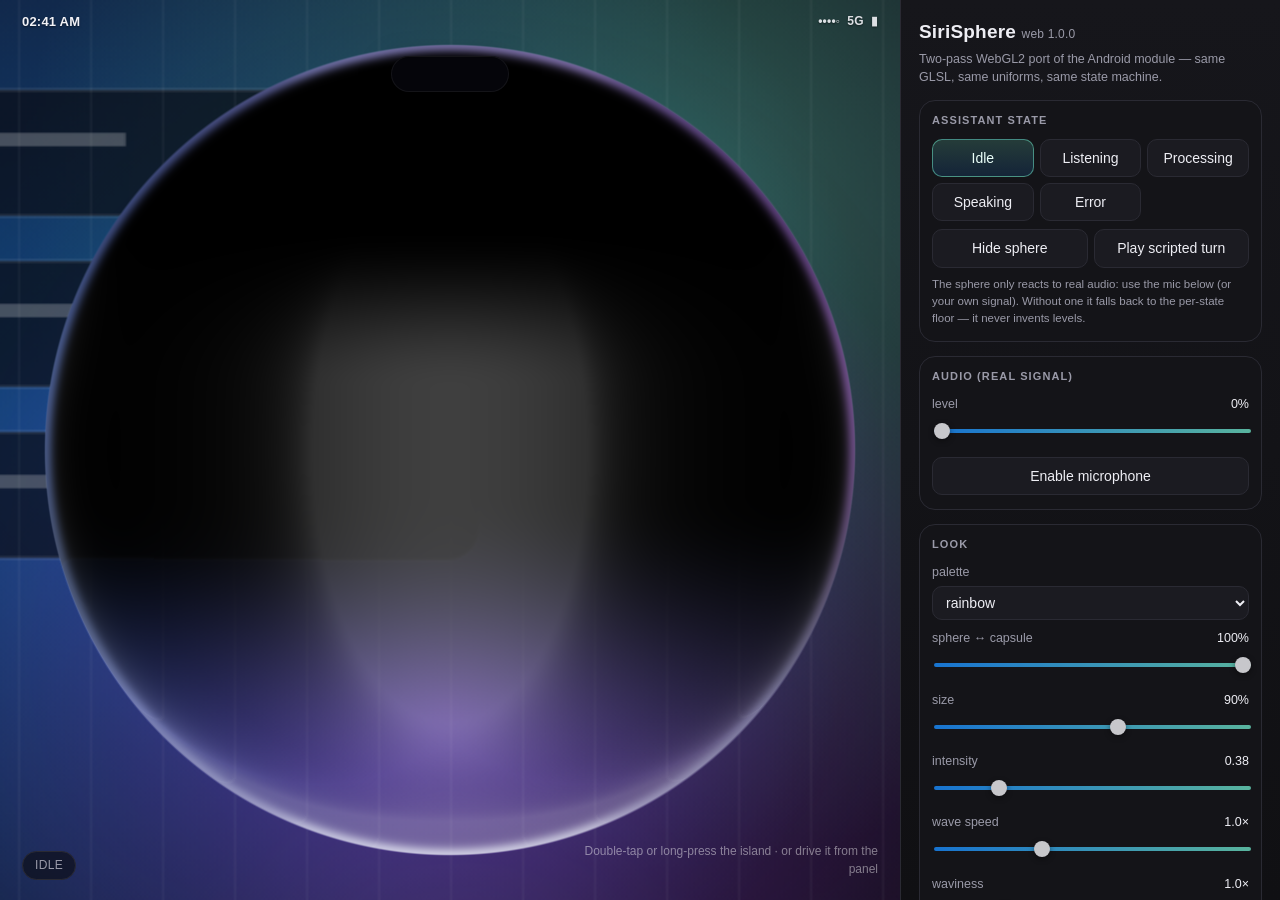
<file: index.html>
<!DOCTYPE html>
<html lang="en">
<head>
<meta charset="utf-8">
<meta name="viewport" content="width=device-width, initial-scale=1, viewport-fit=cover">
<meta name="color-scheme" content="dark">
<title>SiriSphere — web demo (WebGL2)</title>
<meta name="description" content="Siri-style AI sphere (island pill → glass orb) rendered with the two-pass WebGL2 port of the SiriSphere Android module.">
<link rel="stylesheet" href="styles.css">
</head>
<body>
<div class="app">

    <main class="stage" id="stage">
        <canvas id="sphere-canvas"></canvas>

        <div class="statusbar" aria-hidden="true">
            <span id="clock">9:41</span>
            <span class="status-icons">••••◦&nbsp;&nbsp;5G&nbsp;&nbsp;▮</span>
        </div>

        <div class="island" id="island" role="button" tabindex="0" aria-label="Trigger Siri">
            <span class="island-label" id="islandLabel">Siri</span>
        </div>

        <div class="badge" id="badge">idle</div>
        <p class="hint">Double-tap or long-press the island · or drive it from the panel</p>
        <div class="fallback" id="fallback" hidden>
            <h2>WebGL2 is not available</h2>
            <p>The sphere needs WebGL2. Try a recent Chrome, Edge, Firefox or Safari build with hardware acceleration enabled.</p>
        </div>
    </main>

    <aside class="panel">
        <header class="panel-head">
            <h1>SiriSphere <small>web <span id="version">1.0.0</span></small></h1>
            <p class="sub">Two-pass WebGL2 port of the Android module — same GLSL, same uniforms, same state machine.</p>
        </header>

        <section class="group">
            <h2>Assistant state</h2>
            <div class="states" id="states">
                <button type="button" data-state="idle" class="on">Idle</button>
                <button type="button" data-state="listening">Listening</button>
                <button type="button" data-state="processing">Processing</button>
                <button type="button" data-state="speaking">Speaking</button>
                <button type="button" data-state="error" class="danger">Error</button>
            </div>
            <div class="row">
                <button type="button" id="toggle" class="wide">Hide sphere</button>
                <button type="button" id="playScript" class="wide">Play scripted turn</button>
            </div>
            <p class="note">The sphere only reacts to real audio: use the mic below (or your own signal).
                Without one it falls back to the per-state floor — it never invents levels.</p>
        </section>

        <section class="group">
            <h2>Audio (real signal)</h2>
            <label class="slider">
                <span>level <output id="audioOut">0%</output></span>
                <input type="range" id="audio" min="0" max="100" value="0">
            </label>
            <div class="row">
                <button type="button" id="mic" class="wide">Enable microphone</button>
            </div>
        </section>

        <section class="group">
            <h2>Look</h2>
            <label class="slider"><span>palette</span>
                <select id="palette">
                    <option value="rainbow">rainbow</option>
                    <option value="warm">warm</option>
                    <option value="cool">cool</option>
                    <option value="aurora">aurora</option>
                    <option value="magenta">magenta</option>
                    <option value="ice">ice</option>
                </select>
            </label>
            <label class="slider"><span>sphere ↔ capsule <output id="orbModeOut">100%</output></span>
                <input type="range" id="orbMode" min="0" max="100" value="100"></label>
            <label class="slider"><span>size <output id="orbSizeOut">90%</output></span>
                <input type="range" id="orbSize" min="20" max="140" value="90"></label>
            <label class="slider"><span>intensity <output id="intensityOut">0.38</output></span>
                <input type="range" id="intensity" min="0" max="200" value="38"></label>
            <label class="slider"><span>wave speed <output id="speedOut">1.0×</output></span>
                <input type="range" id="speed" min="0" max="300" value="100"></label>
            <label class="slider"><span>waviness <output id="wavinessOut">1.0×</output></span>
                <input type="range" id="waviness" min="20" max="400" value="100"></label>
            <label class="slider"><span>amplitude <output id="amplitudeOut">1.0×</output></span>
                <input type="range" id="amplitude" min="0" max="300" value="100"></label>
        </section>

        <section class="group">
            <h2>Island hand-off</h2>
            <label class="check"><input type="checkbox" id="islandTransition"> grow the black pill into the orb (0.6 s)</label>
            <p class="note">The DOM pill above the sphere is the island; its rect is handed to
                <code>setIslandPill()</code>, so the shader starts exactly where the island is and
                <code>hide()</code> collapses back into it.</p>
        </section>

        <section class="group">
            <h2>Backdrop refraction</h2>
            <label class="slider"><span>source</span>
                <select id="backdrop">
                    <option value="none">none (page shows through)</option>
                    <option value="live" selected>live canvas (refraction on)</option>
                    <option value="still">still canvas (refraction on)</option>
                    <option value="image">demo image (refraction on)</option>
                </select>
            </label>
            <p class="note">Android feeds <code>setBackdropBitmap()</code> a blurred capture of the UI behind the
                sphere. A web canvas cannot read the page, so the demo paints a canvas-sized scene inside the
                canvas through <code>setBackdrop(source, dynamic)</code> — any image, <code>&lt;canvas&gt;</code> or
                <code>&lt;video&gt;</code> works.</p>
        </section>

        <section class="group">
            <h2>Performance &amp; debug</h2>
            <label class="slider"><span>ribbon resolution <output id="renderScaleOut">75%</output></span>
                <input type="range" id="renderScale" min="25" max="100" value="75"></label>
            <label class="slider"><span>pixel ratio <output id="pixelRatioOut">≤2</output></span>
                <input type="range" id="pixelRatio" min="1" max="3" step="0.5" value="2"></label>
            <label class="slider"><span>frame cap</span>
                <select id="maxFps">
                    <option value="0">uncapped</option>
                    <option value="30">30 fps</option>
                    <option value="60" selected>60 fps</option>
                    <option value="120">120 fps</option>
                </select>
            </label>
            <label class="check"><input type="checkbox" id="gestures" checked> island gestures (double-tap / long-press)</label>
            <label class="check"><input type="checkbox" id="debugGl"> log GL errors</label>
        </section>

        <section class="group">
            <h2>Runtime</h2>
            <div class="readout">
                <span>state <b id="readState">IDLE</b></span>
                <span>fps <b id="readFps">—</b></span>
                <span>audio <b id="readAudio">0.00</b></span>
                <span>GL <b id="readGl">RGBA16F</b></span>
            </div>
            <pre class="log" id="log"></pre>
        </section>

        <footer class="panel-foot">
            <p>Shader embed <code id="shaderHash">—</code></p>
            <p>API: <code>show()</code> <code>hide()</code> <code>setState()</code> <code>setAudioAmplitude()</code>
                <code>setAudioFromRmsDb()</code> <code>setPalette()</code> <code>setIslandTransition()</code>
                <code>setIslandPill()</code> <code>setBackdrop()</code> <code>dispose()</code> — see <code>web/README.md</code>.</p>
        </footer>
    </aside>
</div>

<!-- Development page: one classic script per module, in load order. The build step replaces
     this list (between the markers) with a single <script src="sirisphere.js"></script>. -->
<!-- siri:scripts:start -->
    <script src="src/core.js"></script>
    <script src="src/shaders.generated.js"></script>
    <script src="src/state.js"></script>
    <script src="src/palette.js"></script>
    <script src="src/params.js"></script>
    <script src="src/state-controller.js"></script>
    <script src="src/gl-utils.js"></script>
    <script src="src/backdrop.js"></script>
    <script src="src/renderer.js"></script>
    <script src="src/sphere.js"></script>
    <script src="src/gestures.js"></script>
    <script src="src/mic.js"></script>
    <script src="demo/main.js"></script>
    <!-- siri:scripts:end -->
</body>
</html>
</file>
<file: styles.css>
/* SiriSphere web demo — page chrome only; the sphere itself is drawn by WebGL in the canvas. */

:root {
    --bg: #0a0a0c;
    --panel: #141418;
    --panel-2: #1b1b21;
    --line: #2a2a33;
    --text: #eeeeF4;
    --muted: #9a9aa8;
    --accent: #6adcc0;
    --accent-2: #198cff;
    --danger: #ff6c53;
    --radius: 16px;
    --stage-bg:
        radial-gradient(120% 80% at 18% 8%, #2a2350 0%, rgba(42, 35, 80, 0) 60%),
        radial-gradient(90% 70% at 84% 24%, #143a52 0%, rgba(20, 58, 82, 0) 62%),
        radial-gradient(120% 90% at 50% 108%, #3a1f3d 0%, rgba(58, 31, 61, 0) 60%),
        linear-gradient(160deg, #0d0d12 0%, #101019 45%, #07070a 100%);
}

* { box-sizing: border-box; }

html, body {
    margin: 0;
    height: 100%;
    background: var(--bg);
    color: var(--text);
    font: 14px/1.45 -apple-system, BlinkMacSystemFont, "Segoe UI", Roboto, "Helvetica Neue", Arial, sans-serif;
    -webkit-font-smoothing: antialiased;
}

.app {
    display: grid;
    grid-template-columns: minmax(0, 1fr) 380px;
    height: 100%;
    min-height: 100%;
}

/* ------------------------------------------------------------------ stage */
.stage {
    position: relative;
    overflow: hidden;
    background: var(--stage-bg);
    isolation: isolate;
}

#sphere-canvas {
    position: absolute;
    inset: 0;
    width: 100%;
    height: 100%;
    display: block;
    pointer-events: none;          /* the canvas is decoration; the island stays clickable */
}

.statusbar {
    position: absolute;
    inset: 0 0 auto 0;
    height: 44px;
    display: flex;
    align-items: center;
    justify-content: space-between;
    padding: 0 22px;
    font-size: 13px;
    font-weight: 600;
    letter-spacing: .2px;
    color: #f2f2f7;
    text-shadow: 0 1px 2px rgba(0, 0, 0, .5);
    pointer-events: none;
}

.status-icons { font-size: 12px; opacity: .9; }

.island {
    position: absolute;
    top: 56px;
    left: 50%;
    transform: translateX(-50%);
    width: 118px;
    height: 36px;
    border-radius: 999px;
    background: #05050a;
    box-shadow: 0 10px 30px rgba(0, 0, 0, .55), inset 0 0 0 1px rgba(255, 255, 255, .06);
    display: grid;
    place-items: center;
    cursor: pointer;
    user-select: none;
    -webkit-tap-highlight-color: transparent;
    transition: width .18s ease, height .18s ease;
}

.island:active { transform: translateX(-50%) scale(.97); }
.island-label {
    font-size: 12.5px;
    letter-spacing: .3px;
    color: #d8d8e2;
    transition: opacity .22s ease;
}
.island.open .island-label { opacity: 0; }          /* the shader owns the pill while the orb is open */

.badge {
    position: absolute;
    left: 22px;
    bottom: 20px;
    padding: 5px 12px;
    border: 1px solid var(--line);
    border-radius: 999px;
    background: rgba(10, 10, 14, .6);
    backdrop-filter: blur(8px);
    font-size: 12px;
    letter-spacing: .4px;
    text-transform: uppercase;
    color: var(--muted);
}

.hint {
    position: absolute;
    right: 22px;
    bottom: 22px;
    margin: 0;
    max-width: 46ch;
    text-align: right;
    font-size: 12px;
    color: rgba(255, 255, 255, .45);
}

.fallback {
    position: absolute;
    inset: 0;
    display: grid;
    place-content: center;
    gap: 8px;
    padding: 40px;
    text-align: center;
    background: rgba(6, 6, 9, .88);
}
.fallback[hidden] { display: none; }               /* a class rule would otherwise beat the UA's [hidden] */
.fallback h2 { margin: 0; font-size: 18px; }
.fallback p { margin: 0; color: var(--muted); max-width: 46ch; }

/* ------------------------------------------------------------------ panel */
.panel {
    overflow-y: auto;
    border-left: 1px solid var(--line);
    background: linear-gradient(180deg, #16161b 0%, #101013 100%);
    padding: 18px 18px 40px;
    display: flex;
    flex-direction: column;
    gap: 14px;
}

.panel-head h1 {
    margin: 0 0 4px;
    font-size: 19px;
    letter-spacing: .2px;
}
.panel-head h1 small { font-size: 12px; font-weight: 500; color: var(--muted); }
.panel-head .sub { margin: 0; font-size: 12.5px; color: var(--muted); }

.group {
    border: 1px solid var(--line);
    border-radius: var(--radius);
    background: var(--panel);
    padding: 12px 12px 14px;
}
.group h2 {
    margin: 0 0 10px;
    font-size: 11px;
    letter-spacing: 1.1px;
    text-transform: uppercase;
    color: var(--muted);
}

.states { display: grid; grid-template-columns: repeat(3, 1fr); gap: 6px; }
.states button:nth-child(4), .states button:nth-child(5) { grid-column: span 1; }

button, select, input[type="range"] { font: inherit; color: inherit; }

button {
    padding: 8px 10px;
    border: 1px solid var(--line);
    border-radius: 10px;
    background: var(--panel-2);
    cursor: pointer;
    transition: background .15s ease, border-color .15s ease, color .15s ease;
}
button:hover { background: #23232c; }
button.on {
    border-color: rgba(106, 220, 192, .55);
    background: linear-gradient(180deg, rgba(106, 220, 192, .20), rgba(25, 140, 255, .14));
    color: #eafff9;
}
button.danger.on { border-color: rgba(255, 108, 83, .6); background: rgba(255, 108, 83, .18); color: #ffe9e4; }
button.wide { flex: 1; }
button[disabled] { opacity: .5; cursor: default; }

.row { display: flex; gap: 6px; margin-top: 8px; }

.slider { display: block; margin: 9px 0; }
.slider > span {
    display: flex;
    justify-content: space-between;
    gap: 10px;
    font-size: 12.5px;
    color: var(--muted);
    margin-bottom: 5px;
}
.slider output { color: var(--text); font-variant-numeric: tabular-nums; }

input[type="range"] {
    -webkit-appearance: none;
    appearance: none;
    width: 100%;
    height: 22px;
    background: transparent;
}
input[type="range"]::-webkit-slider-runnable-track {
    height: 4px;
    border-radius: 4px;
    background: linear-gradient(90deg, var(--accent-2), var(--accent));
    opacity: .8;
}
input[type="range"]::-webkit-slider-thumb {
    -webkit-appearance: none;
    width: 16px; height: 16px;
    margin-top: -6px;
    border-radius: 50%;
    background: #f4f4f8;
    border: none;
    box-shadow: 0 2px 6px rgba(0, 0, 0, .5);
}
input[type="range"]::-moz-range-track { height: 4px; border-radius: 4px; background: #3a3a46; }
input[type="range"]::-moz-range-thumb { width: 15px; height: 15px; border: none; border-radius: 50%; background: #f4f4f8; }

select {
    width: 100%;
    padding: 7px 9px;
    border: 1px solid var(--line);
    border-radius: 10px;
    background: var(--panel-2);
}
.check {
    display: flex;
    align-items: flex-start;
    gap: 8px;
    margin: 8px 0;
    font-size: 12.5px;
    color: var(--text);
}
.check input { margin: 2px 0 0; accent-color: var(--accent); }

.note { margin: 8px 0 0; font-size: 11.5px; line-height: 1.5; color: var(--muted); }
.note code, .panel-foot code { font-size: 11px; color: #cfd6e6; background: rgba(255, 255, 255, .05); padding: 1px 4px; border-radius: 4px; }

.readout {
    display: grid;
    grid-template-columns: repeat(2, 1fr);
    gap: 6px 10px;
    font-size: 12px;
    color: var(--muted);
}
.readout b { color: var(--text); font-variant-numeric: tabular-nums; float: right; }

.log {
    margin: 10px 0 0;
    max-height: 130px;
    overflow: auto;
    padding: 8px 10px;
    border: 1px solid var(--line);
    border-radius: 10px;
    background: #0c0c10;
    font: 11.5px/1.5 ui-monospace, SFMono-Regular, Menlo, Consolas, monospace;
    color: #b9c1d4;
    white-space: pre-wrap;
}

.panel-foot { margin-top: 4px; font-size: 11.5px; color: var(--muted); }
.panel-foot p { margin: 6px 0; }

/* ------------------------------------------------------------------ responsive */
@media (max-width: 900px) {
    .app { grid-template-columns: 1fr; grid-template-rows: 62vh minmax(0, 1fr); }
    .panel { border-left: none; border-top: 1px solid var(--line); }
    .hint { display: none; }
}

@media (prefers-reduced-motion: reduce) {
    .island { transition: none; }
}
</file>
